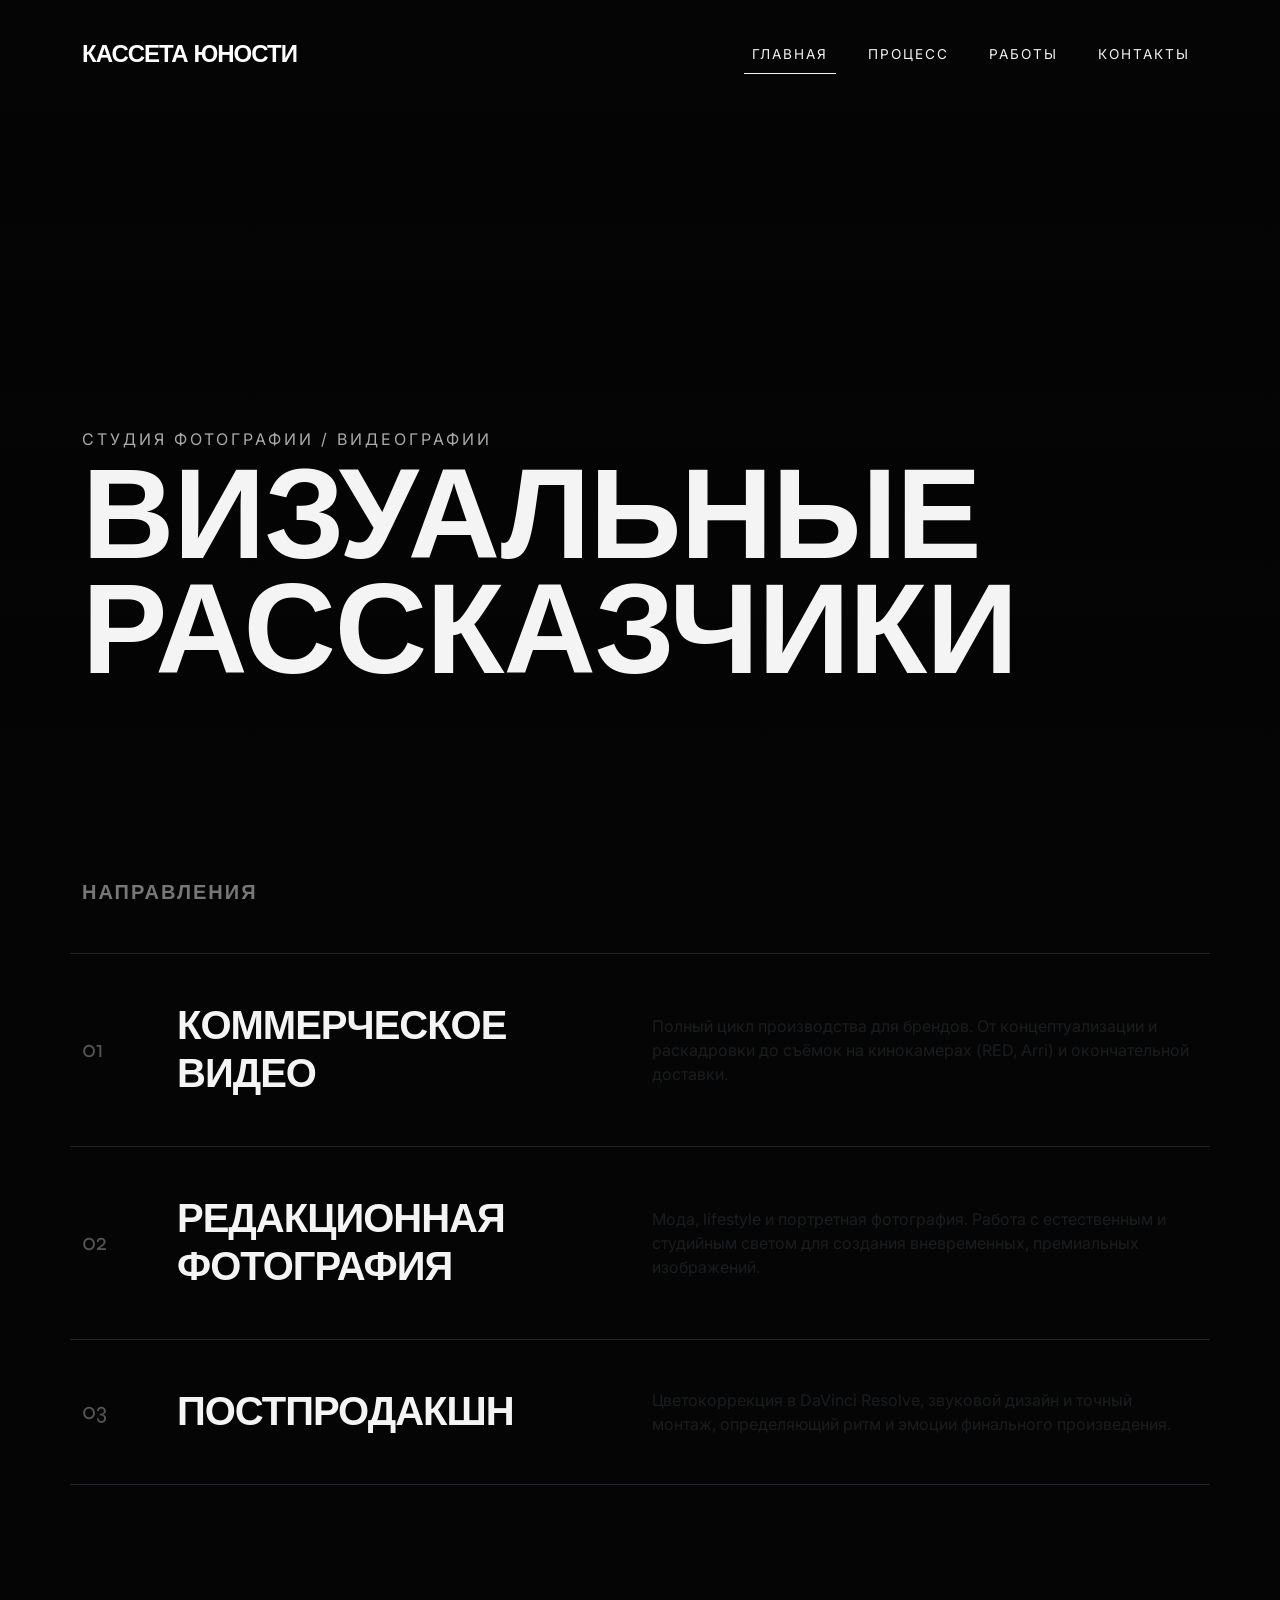
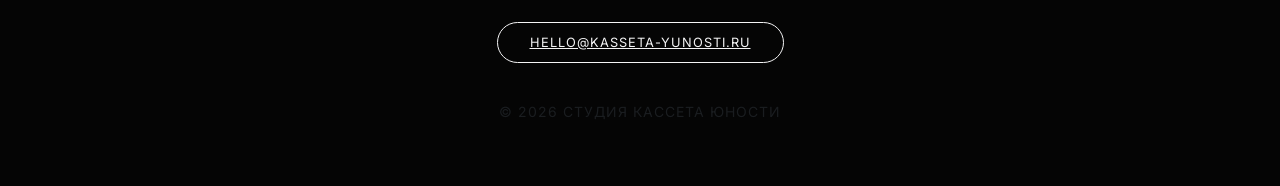
<file: index.html>
<!DOCTYPE html>
<html lang="ru">

<head>
  <meta charset="utf-8">
  <title>Кассета юности - ваш личный фотограф и покорный слуга</title>
  <meta name="viewport" content="width=device-width, initial-scale=1">
  <link rel="icon" href="favicon.ico" type="image/x-icon">
  <link href="https://cdn.jsdelivr.net/npm/bootstrap@5.3.0/dist/css/bootstrap.min.css" rel="stylesheet">
  <link href="https://fonts.googleapis.com/css2?family=Syne:wght@400;700;800&family=Inter:wght@300;400&display=swap"
    rel="stylesheet">
  <link href="css/main.css" rel="stylesheet" type="text/css">
  <style>
    .hero {
      height: 75vh;
      display: flex;
      align-items: flex-end;
      padding-bottom: 5rem;
      background: linear-gradient(rgba(5, 5, 5, 0.2), rgba(5, 5, 5, 1));
    }

    .display-hero {
      font-size:  8rem;
      line-height: 0.9;
      margin-bottom: 1rem;
    }


    .btn-outline-custom {
      border: 1px solid var(--text);
      color: var(--text);
      border-radius: 50px;
      padding: 12px 32px;
      text-transform: uppercase;
      font-size: 0.8rem;
      letter-spacing: 1px;
      transition: all 0.4s cubic-bezier(0.16, 1, 0.3, 1);
    }

    .btn-outline-custom:hover {
      background-color: var(--text);
      color: var(--bg);
    }


    .service-row {
      border-top: 1px solid #222;
      padding: 3rem 0;
      transition: background 0.3s;
      cursor: default;
    }

    .service-row:hover {
      background-color: #0f0f0f;
    }

    .service-number {
      font-family: 'Syne', sans-serif;
      color: var(--accent);
      font-size: 1.5rem;
    }
  </style>
</head>

<body>

  <div class="container">
    <nav class="navbar navbar-expand-lg fade-up">
      <a class="navbar-brand brand-font text-white fs-4" href="index.html">Кассета юности</a>
      <button class="navbar-toggler border-0 filter-invert" type="button" data-bs-toggle="collapse"
        data-bs-target="#mainMenu">
        <span class="navbar-toggler-icon navbar-toggler-icon-inverted"></span>
      </button>
      <div class="collapse navbar-collapse" id="mainMenu">
        <ul class="navbar-nav ms-auto mb-2 mb-lg-0 gap-4">
          <li class="nav-item"><a class="nav-link active" href="index.html">Главная</a></li>
          <li class="nav-item"><a class="nav-link" href="workflow.html">Процесс</a></li>
          <li class="nav-item"><a class="nav-link" href="portfolio.html">Работы</a></li>
          <li class="nav-item"><a class="nav-link" href="contacts.html">Контакты</a></li>
        </ul>
      </div>
    </nav>
  </div>

  <header class="hero fade-up delay-1">
    <div class="container">
      <p class="text-uppercase tracking-wide mb-2 text-tracking-wide">Студия фотографии /
        видеографии</p>
      <h1 class="display-hero">Визуальные<br>рассказчики</h1>
    </div>
  </header>

  <section class="container py-5 my-5 fade-up delay-2">
    <h2 class="mb-5 fs-5 text-uppercase section-title">Направления</h2>

    <div class="service-row row align-items-center">
      <div class="col-1 service-number">01</div>
      <div class="col-md-5">
        <h3 class="mb-0 fs-1">Коммерческое видео</h3>
      </div>
      <div class="col-md-6">
        <p class="text-muted mb-0 font-weight-light">Полный цикл производства для брендов. От концептуализации и
          раскадровки до съёмок на кинокамерах (RED, Arri) и окончательной доставки.</p>
      </div>
    </div>

    <div class="service-row row align-items-center">
      <div class="col-1 service-number">02</div>
      <div class="col-md-5">
        <h3 class="mb-0 fs-1">Редакционная фотография</h3>
      </div>
      <div class="col-md-6">
        <p class="text-muted mb-0 font-weight-light">Мода, lifestyle и портретная фотография. Работа с естественным и
          студийным светом для создания вневременных, премиальных изображений.</p>
      </div>
    </div>

    <div class="service-row row align-items-center border-bottom border-dark">
      <div class="col-1 service-number">03</div>
      <div class="col-md-5">
        <h3 class="mb-0 fs-1">Постпродакшн</h3>
      </div>
      <div class="col-md-6">
        <p class="text-muted mb-0 font-weight-light">Цветокоррекция в DaVinci Resolve, звуковой дизайн и точный монтаж,
          определяющий ритм и эмоции финального произведения.</p>
      </div>
    </div>
  </section>

  <footer class="container py-5  text-center">
    <a href="mailto:hello@kasseta-yunosti.ru" class="btn-outline-custom">hello@kasseta-yunosti.ru</a>
    <p class="mt-5 text-muted small text-uppercase text-tracking-sm">© 2026 Студия Кассета юности</p>
  </footer>

  <script src="https://cdn.jsdelivr.net/npm/bootstrap@5.3.0/dist/js/bootstrap.bundle.min.js"></script>
</body>

</html>
</file>
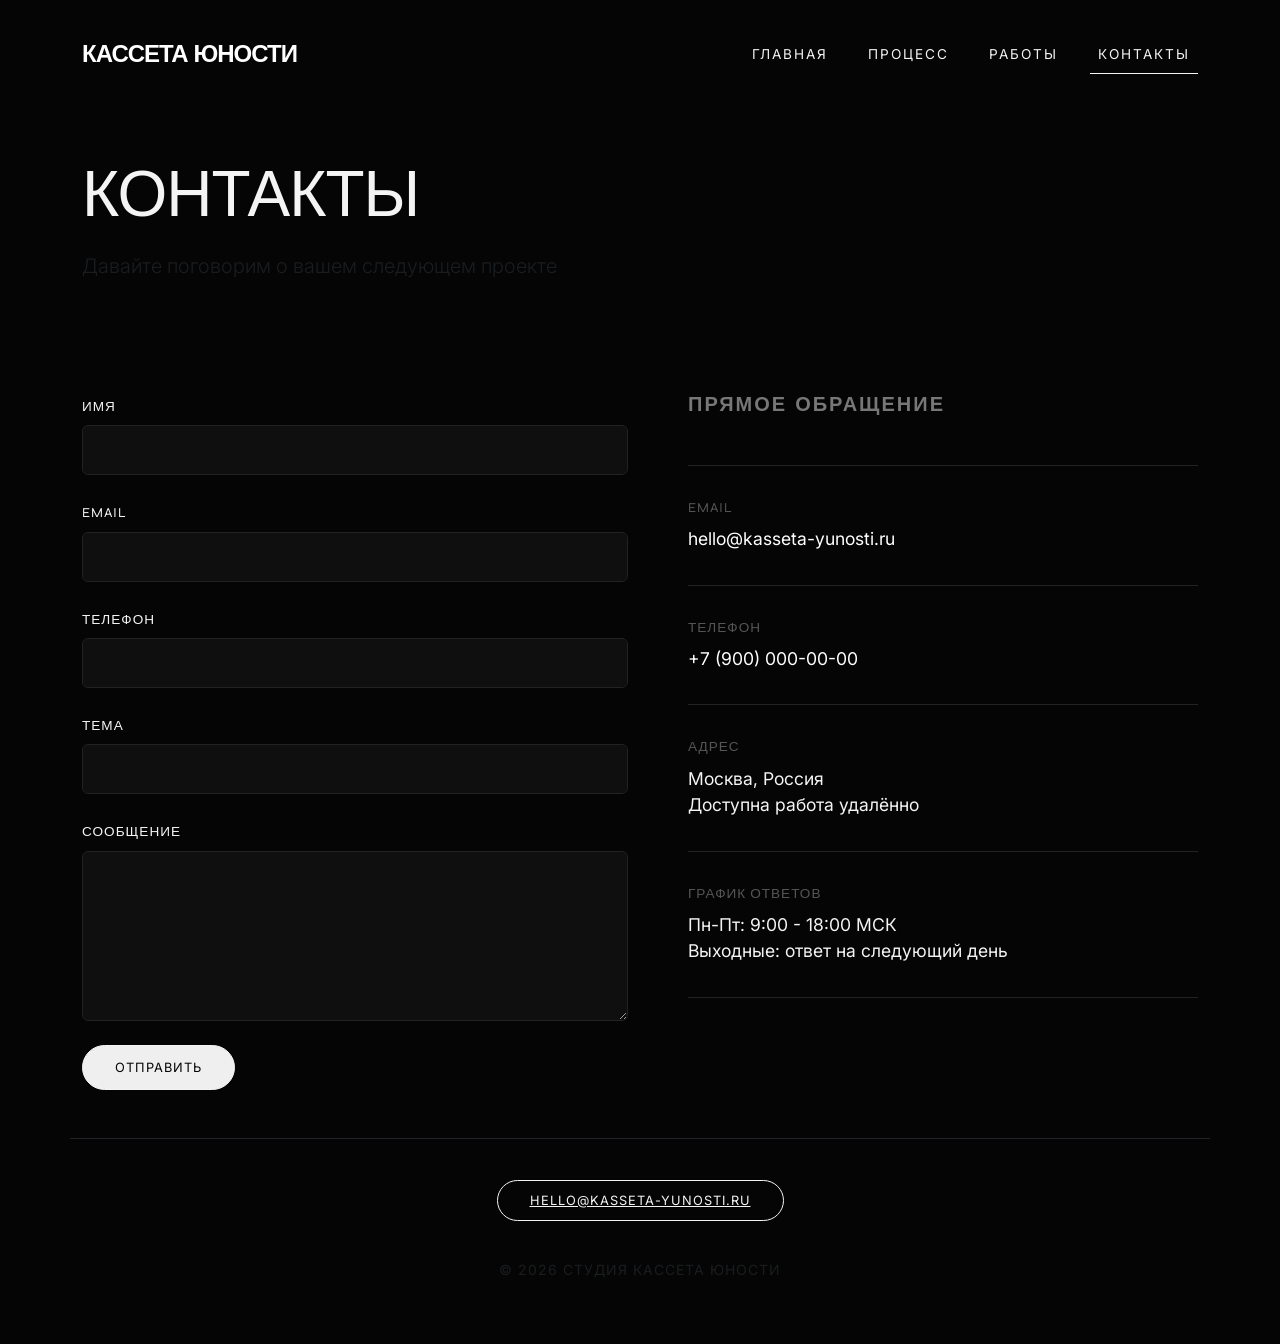
<file: contacts.html>
<!DOCTYPE html>
<html lang="ru">

<head>
    <meta charset="utf-8">
    <title>Кассета юности | Контакты</title>
    <meta name="viewport" content="width=device-width, initial-scale=1">
    <link rel="icon" href="favicon.ico" type="image/x-icon">
    <link href="https://cdn.jsdelivr.net/npm/bootstrap@5.3.0/dist/css/bootstrap.min.css" rel="stylesheet">
    <link href="https://fonts.googleapis.com/css2?family=Syne:wght@400;700;800&family=Inter:wght@300;400&display=swap"
        rel="stylesheet">
    <link href="css/main.css" rel="stylesheet" type="text/css">
</head>


<body>

    <div class="container">
        <nav class="navbar navbar-expand-lg fade-up">
            <a class="navbar-brand brand-font text-white fs-4" href="index.html">Кассета юности</a>
            <button class="navbar-toggler border-0" type="button" data-bs-toggle="collapse" data-bs-target="#mainMenu">
                <span class="navbar-toggler-icon navbar-toggler-icon-inverted"></span>
            </button>
            <div class="collapse navbar-collapse" id="mainMenu">
                <ul class="navbar-nav ms-auto mb-2 mb-lg-0 gap-4">
                    <li class="nav-item"><a class="nav-link" href="index.html">Главная</a></li>
                    <li class="nav-item"><a class="nav-link" href="workflow.html">Процесс</a></li>
                    <li class="nav-item"><a class="nav-link" href="portfolio.html">Работы</a></li>
                    <li class="nav-item"><a class="nav-link active" href="contacts.html">Контакты</a></li>
                </ul>
            </div>
        </nav>
    </div>

    <header class="container py-5">
        <h1 class="display-3 mb-3 fade-up">Контакты</h1>
        <p class="lead text-muted fw-light fade-up delay-1">Давайте поговорим о вашем следующем проекте</p>
    </header>

    <section class="container py-5 fade-up delay-2">
        <div class="row">
            <div class="col-md-6">
                <form id="contactForm" class="needs-validation">
                    <div class="contact-form-group">
                        <label for="name">Имя</label>
                        <input type="text" class="form-control" id="name" name="name" required>
                    </div>

                    <div class="contact-form-group">
                        <label for="email">Email</label>
                        <input type="email" class="form-control" id="email" name="email" required>
                    </div>

                    <div class="contact-form-group">
                        <label for="phone">Телефон</label>
                        <input type="tel" class="form-control" id="phone" name="phone">
                    </div>

                    <div class="contact-form-group">
                        <label for="subject">Тема</label>
                        <input type="text" class="form-control" id="subject" name="subject" required>
                    </div>

                    <div class="contact-form-group">
                        <label for="message">Сообщение</label>
                        <textarea class="form-control" id="message" name="message" rows="6" required></textarea>
                    </div>

                    <button type="submit" class="btn-outline-custom-dark">Отправить</button>
                </form>
            </div>

            <div class="col-md-6 ps-md-5">
                <h2 class="fs-5 text-uppercase section-title mb-5">Прямое обращение</h2>

                <div class="contact-info-item">
                    <div class="contact-info-label">Email</div>
                    <div class="contact-info-value">
                        <a href="mailto:hello@kasseta-yunosti.ru"
                            class="text-white text-decoration-none">hello@kasseta-yunosti.ru</a>
                    </div>
                </div>

                <div class="contact-info-item">
                    <div class="contact-info-label">Телефон</div>
                    <div class="contact-info-value">
                        <a href="tel:+79000000000" class="text-white text-decoration-none">+7 (900) 000-00-00</a>
                    </div>
                </div>

                <div class="contact-info-item">
                    <div class="contact-info-label">Адрес</div>
                    <div class="contact-info-value">
                        Москва, Россия<br>
                        Доступна работа удалённо
                    </div>
                </div>

                <div class="contact-info-item">
                    <div class="contact-info-label">График ответов</div>
                    <div class="contact-info-value">
                        Пн-Пт: 9:00 - 18:00 МСК<br>
                        Выходные: ответ на следующий день
                    </div>
                </div>
            </div>
        </div>
    </section>

    <footer class="container py-5 border-top border-dark text-center">
        <a href="mailto:hello@kasseta-yunosti.ru" class="btn-outline-custom">hello@kasseta-yunosti.ru</a>
        <p class="mt-5 text-muted small text-uppercase text-tracking-sm">© 2026 Студия Кассета юности</p>
    </footer>

    <script src="https://cdn.jsdelivr.net/npm/bootstrap@5.3.0/dist/js/bootstrap.bundle.min.js"></script>
    <script>
        document.getElementById('contactForm').addEventListener('submit', function (e) {
            e.preventDefault();

            const formData = {
                name: document.getElementById('name').value,
                email: document.getElementById('email').value,
                phone: document.getElementById('phone').value,
                subject: document.getElementById('subject').value,
                message: document.getElementById('message').value
            };


            console.log('Форма отправлена:', formData);


            alert('Спасибо за ваше сообщение! Мы свяжемся с вами в ближайшее время.');
            this.reset();
        });
    </script>
</body>

</html>
</file>
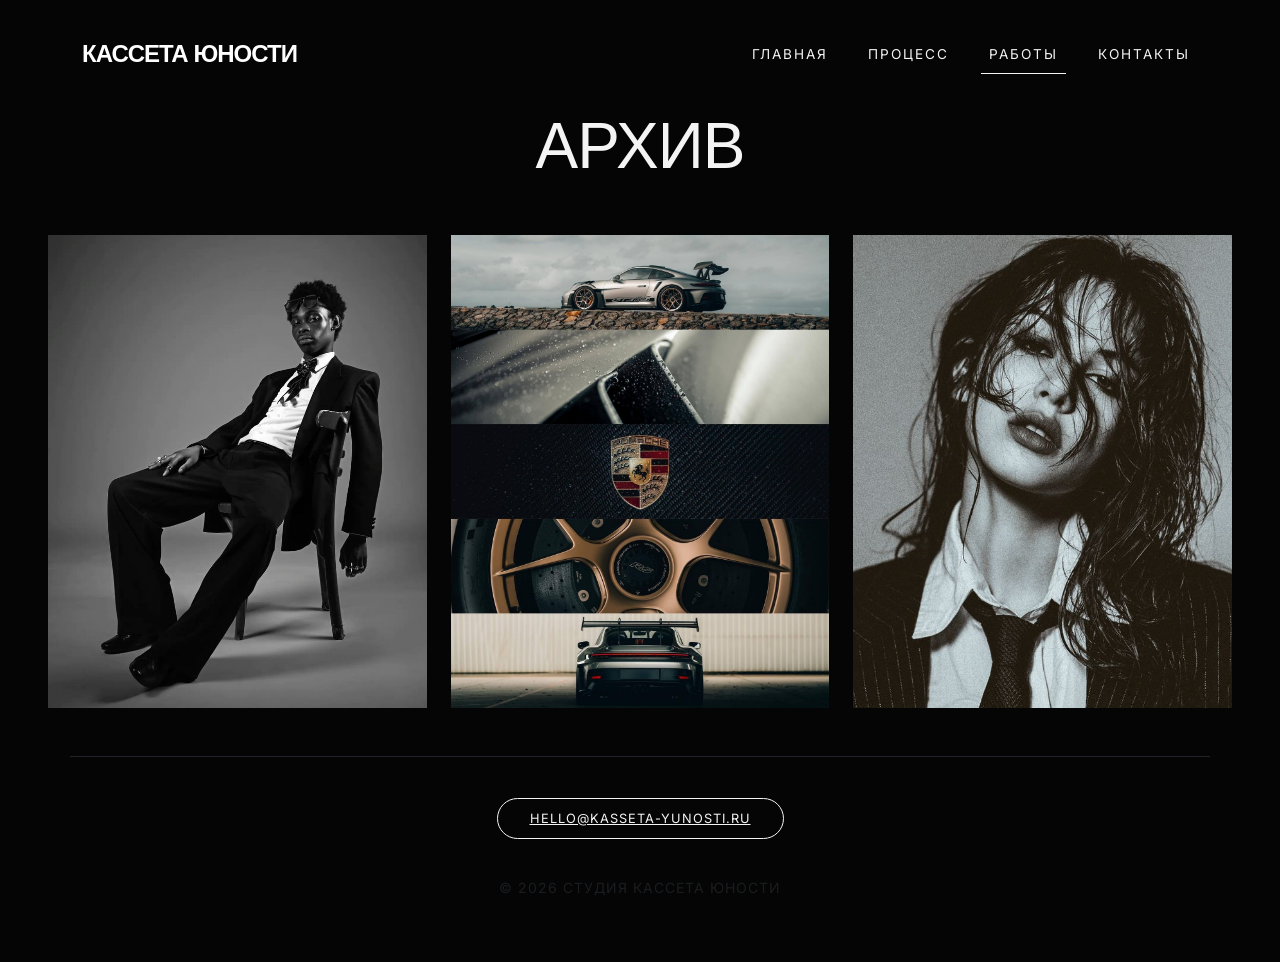
<file: portfolio.html>
<!DOCTYPE html>
<html lang="ru">

<head>
  <meta charset="utf-8">
  <title>Кассета юности | Портфолио</title>
  <meta name="viewport" content="width=device-width, initial-scale=1">
  <link rel="icon" href="favicon.ico" type="image/x-icon">
  <link href="https://cdn.jsdelivr.net/npm/bootstrap@5.3.0/dist/css/bootstrap.min.css" rel="stylesheet">
  <link href="https://fonts.googleapis.com/css2?family=Syne:wght@400;700;800&family=Inter:wght@300;400&display=swap"
    rel="stylesheet">
  <link rel="stylesheet" href="https://cdn.jsdelivr.net/npm/@fancyapps/ui@5.0/dist/fancybox/fancybox.css">
  <link href="css/main.css" rel="stylesheet" type="text/css">
  <style>
    .project-card {
      position: relative;
      overflow: hidden;
      cursor: pointer;
      aspect-ratio: 4/5;
    }

    .project-card img {
      width: 100%;
      height: 100%;
      object-fit: cover;
      transition: transform 0.8s cubic-bezier(0.16, 1, 0.3, 1), filter 0.8s;
    }

    .project-overlay {
      position: absolute;
      inset: 0;
      background: rgba(0, 0, 0, 0.6);
      display: flex;
      flex-direction: column;
      justify-content: center;
      align-items: center;
      opacity: 0;
      transition: opacity 0.5s;
      text-align: center;
    }

    .project-card:hover img {
      transform: scale(1.05);
      filter: blur(2px);
    }

    .project-card:hover .project-overlay {
      opacity: 1;
    }


    .modal-backdrop.show {
      opacity: 0.95;
      background-color: #000;
    }

    .modal-content {
      background: transparent;
      border: none;
      border-radius: 0;
    }

    .modal-header {
      border-bottom: none;
      padding: 1rem 0;
    }

    .btn-close-white {
      filter: invert(1) grayscale(100%) brightness(200%);
      opacity: 0.8;
    }


    .gallery-grid {
      display: grid;
      grid-template-columns: repeat(auto-fill, minmax(150px, 1fr));
      gap: 1rem;
      padding: 2rem;
    }

    .gallery-item {
      cursor: pointer;
      overflow: hidden;
      aspect-ratio: 1;
      transition: transform 0.3s;
    }

    .gallery-item img {
      width: 100%;
      height: 100%;
      object-fit: cover;
      transition: transform 0.3s;
    }

    .gallery-item:hover img {
      transform: scale(1.1);
    }


    .person-item {
      padding: 2rem;
      border-bottom: 1px solid #222;
      cursor: pointer;
      transition: background 0.3s;
    }

    .person-item:last-child {
      border-bottom: none;
    }

    .person-item:hover {
      background-color: #0f0f0f;
    }

    .person-item h5 {
      margin: 0;
      color: #f4f4f5;
      font-family: 'Syne', sans-serif;
    }

    .person-item p {
      margin: 0.5rem 0 0 0;
      color: #aaa;
      font-size: 0.9rem;
    }


    .fancybox__backdrop {
      position: fixed;
      top: 0;
      left: 0;
      bottom: 0;
      right: 0;
      background: rgba(5, 5, 5, 0.95) !important;
      opacity: 0.95 !important;
      will-change: opacity;
    }

    .fancybox__container {
      z-index: 9999 !important;
    }

    .fancybox__content {
      z-index: 10000 !important;
      position: relative;
    }


    .modal-backdrop {
      z-index: 1040;
    }
  </style>
</head>

<body>

  <div class="container">
    <nav class="navbar navbar-expand-lg fade-up">
      <a class="navbar-brand brand-font text-white fs-4" href="index.html">Кассета юности</a>
      <button class="navbar-toggler border-0" type="button" data-bs-toggle="collapse" data-bs-target="#mainMenu">
        <span class="navbar-toggler-icon navbar-toggler-icon-inverted"></span>
      </button>
      <div class="collapse navbar-collapse" id="mainMenu">
        <ul class="navbar-nav ms-auto mb-2 mb-lg-0 gap-4">
          <li class="nav-item"><a class="nav-link" href="index.html">Главная</a></li>
          <li class="nav-item"><a class="nav-link" href="workflow.html">Процесс</a></li>
          <li class="nav-item"><a class="nav-link active" href="portfolio.html">Работы</a></li>
          <li class="nav-item"><a class="nav-link" href="contacts.html">Контакты</a></li>
        </ul>
      </div>
    </nav>
  </div>

  <div class="container-fluid px-md-5 mb-5 fade-up fade-up-delay">
    <h1 class="display-3 mb-5 text-center">Архив</h1>

    <div class="row g-4">

      <div class="col-md-6 col-lg-4">
        <div class="project-card" data-bs-toggle="modal" data-bs-target="#photoModal">
          <img
            src="images/v1.jpg"
            alt="Editorial">
          <div class="project-overlay">
            <h3 class="fs-4">VOGUE Редакция</h3>
            <p class="small text-uppercase tracking-wide text-uppercase-small">Фото-сет</p>
          </div>
        </div>
      </div>


      <div class="col-md-6 col-lg-4">
        <div class="project-card" data-bs-toggle="modal" data-bs-target="#videoModal">
          <img
            src="images/porshe.jpg"
            alt="Commercial">
          <div class="project-overlay">
            <h3 class="fs-4">Кампания Porsche</h3>
            <p class="small text-uppercase tracking-wide text-uppercase-small">Видеошот</p>
          </div>
        </div>
      </div>


      <div class="col-md-6 col-lg-4">
        <div class="project-card" data-bs-toggle="modal" data-bs-target="#portraitSelectModal">
          <img
            src="images/p1.jpg"
            alt="Portrait">
          <div class="project-overlay">
            <h3 class="fs-4">Портреты</h3>
            <p class="small text-uppercase tracking-wide text-uppercase-small">Фото-сет</p>
          </div>
        </div>
      </div>
    </div>
  </div>


  <div class="modal fade" id="photoModal" tabindex="-1" aria-hidden="true">
    <div class="modal-dialog modal-lg modal-dialog-centered modal-dialog-wide">
      <div class="modal-content">
        <div class="modal-header d-flex justify-content-between align-items-center">
          <h5 class="modal-title font-monospace text-uppercase text-muted small text-uppercase-small">VOGUE
            Редакция</h5>
          <button type="button" class="btn-close btn-close-white" data-bs-dismiss="modal" aria-label="Close"></button>
        </div>
        <div class="modal-body p-0">
          <div class="gallery-grid">
            <div class="gallery-item">
              <a href="images/v1.jpg"
                data-fancybox="vogue-gallery" data-caption="VOGUE 01">
                <img
                  src="images/v1.jpg"
                  alt="VOGUE 01">
              </a>
            </div>
            <div class="gallery-item">
              <a href="images/v2.jpg"
                data-fancybox="vogue-gallery" data-caption="VOGUE 02">
                <img
                  src="images/v2.jpg"
                  alt="VOGUE 02">
              </a>
            </div>
            <div class="gallery-item">
              <a href="images/v3.jpg"
                data-fancybox="vogue-gallery" data-caption="VOGUE 03">
                <img
                  src="images/v3.jpg"
                  alt="VOGUE 03">
              </a>
            </div>
          </div>
        </div>
      </div>
    </div>
  </div>


  <div class="modal fade" id="portraitSelectModal" tabindex="-1" aria-hidden="true">
    <div class="modal-dialog modal-lg modal-dialog-centered">
      <div class="modal-content">
        <div class="modal-header d-flex justify-content-between align-items-center">
          <h5 class="modal-title font-monospace text-uppercase text-muted small text-uppercase-small">Портреты -
            Выбор модели</h5>
          <button type="button" class="btn-close btn-close-white" data-bs-dismiss="modal" aria-label="Close"></button>
        </div>
        <div class="modal-body p-0">
          <div id="portraitsList" class="list-unstyled-custom">
            <div class="person-item" data-bs-toggle="modal" data-bs-target="#portraitAnastasiahModal"
              data-bs-dismiss="modal">
              <h5>Анастасия</h5>
              <p>01.06.2026</p>
            </div>
            <div class="person-item" data-bs-toggle="modal" data-bs-target="#portraitAndreyModal"
              data-bs-dismiss="modal">
              <h5>Андрей</h5>
              <p>05.03.2026</p>
            </div>
          </div>
        </div>
      </div>
    </div>
  </div>


  <div class="modal fade" id="portraitAnastasiahModal" tabindex="-1" aria-hidden="true">
    <div class="modal-dialog modal-lg modal-dialog-centered modal-dialog-wide">
      <div class="modal-content">
        <div class="modal-header d-flex justify-content-between align-items-center">
          <h5 class="modal-title font-monospace text-uppercase text-muted small text-uppercase-small">Анастасия
          </h5>
          <button type="button" class="btn-close btn-close-white" data-bs-dismiss="modal" aria-label="Close"></button>
        </div>
        <div class="modal-body p-0">
          <div class="gallery-grid">
            <div class="gallery-item">
              <a href="images/p1.jpg"
                data-fancybox="anastasia-gallery" data-caption="Анастасия 01">
                <img
                  src="images/p1.jpg"
                  alt="Анастасия 01">
              </a>
            </div>
            <div class="gallery-item">
              <a href="images/p2.jpg"
                data-fancybox="anastasia-gallery" data-caption="Анастасия 02">
                <img
                  src="images/p2.jpg"
                  alt="Анастасия 02">
              </a>
            </div>
            <div class="gallery-item">
              <a href="images/p3.jpg"
                data-fancybox="anastasia-gallery" data-caption="Анастасия 03">
                <img
                  src="images/p3.jpg"
                  alt="Анастасия 03">
              </a>
            </div>
          </div>
        </div>
      </div>
    </div>
  </div>


  <div class="modal fade" id="portraitAndreyModal" tabindex="-1" aria-hidden="true">
    <div class="modal-dialog modal-lg modal-dialog-centered modal-dialog-wide">
      <div class="modal-content">
        <div class="modal-header d-flex justify-content-between align-items-center">
          <h5 class="modal-title font-monospace text-uppercase text-muted small text-uppercase-small">Андрей
          </h5>
          <button type="button" class="btn-close btn-close-white" data-bs-dismiss="modal" aria-label="Close"></button>
        </div>
        <div class="modal-body p-0">
          <div class="gallery-grid">
            <div class="gallery-item">
              <a href="images/pm1.jpg"
                data-fancybox="andrey-gallery" data-caption="Андрей 01">
                <img
                  src="images/pm1.jpg"
                  alt="Андрей 01">
              </a>
            </div>
            <div class="gallery-item">
              <a href="images/pm2.jpg"  
                data-fancybox="andrey-gallery" data-caption="Андрей 02">
                <img
                  src="images/pm2.jpg"
                  alt="Андрей 02">
              </a>
            </div>
            <div class="gallery-item">
              <a href="images/pm3.jpg"
                data-fancybox="andrey-gallery" data-caption="Андрей 03">
                <img
                  src="images/pm3.jpg"
                  alt="Андрей 03">
              </a>
            </div>
            <div class="gallery-item">
              <a href="images/pm4.jpg"
                data-fancybox="andrey-gallery" data-caption="Андрей 04">
                <img
                  src="images/pm4.jpg"
                  alt="Андрей 04">
              </a>
            </div>
          </div>
        </div>
      </div>
    </div>
  </div>


  <div class="modal fade" id="videoModal" tabindex="-1" aria-hidden="true">
    <div class="modal-dialog modal-xl modal-dialog-centered">
      <div class="modal-content">
        <div class="modal-header d-flex justify-content-between align-items-center">
          <h5 class="modal-title font-monospace text-uppercase text-muted small text-uppercase-small">Видеоплеер
          </h5>
          <button type="button" class="btn-close btn-close-white" data-bs-dismiss="modal" aria-label="Close"></button>
        </div>
        <div class="modal-body p-0">
          <div class="ratio ratio-16x9">

           <iframe width="720" height="405" src="https://rutube.ru/play/embed/4dedf5503d6e24510137a4f564b7b72b/" style="border: none;" allow="clipboard-write; autoplay" allowFullScreen></iframe>
          </div>
        </div>
      </div>
    </div>
  </div>
  <footer class="container py-5 border-top border-dark text-center">
    <a href="mailto:hello@kasseta-yunosti.ru" class="btn-outline-custom">hello@kasseta-yunosti.ru</a>
    <p class="mt-5 text-muted small text-uppercase text-tracking-sm">© 2026 Студия Кассета юности</p>
  </footer>
  <script src="https://cdn.jsdelivr.net/npm/bootstrap@5.3.0/dist/js/bootstrap.bundle.min.js"></script>
  <script src="https://cdn.jsdelivr.net/npm/@fancyapps/ui@5.0/dist/fancybox/fancybox.umd.js"></script>

  <script>
    Fancybox.bind('[data-fancybox]');
  </script>
</body>

</html>
</file>
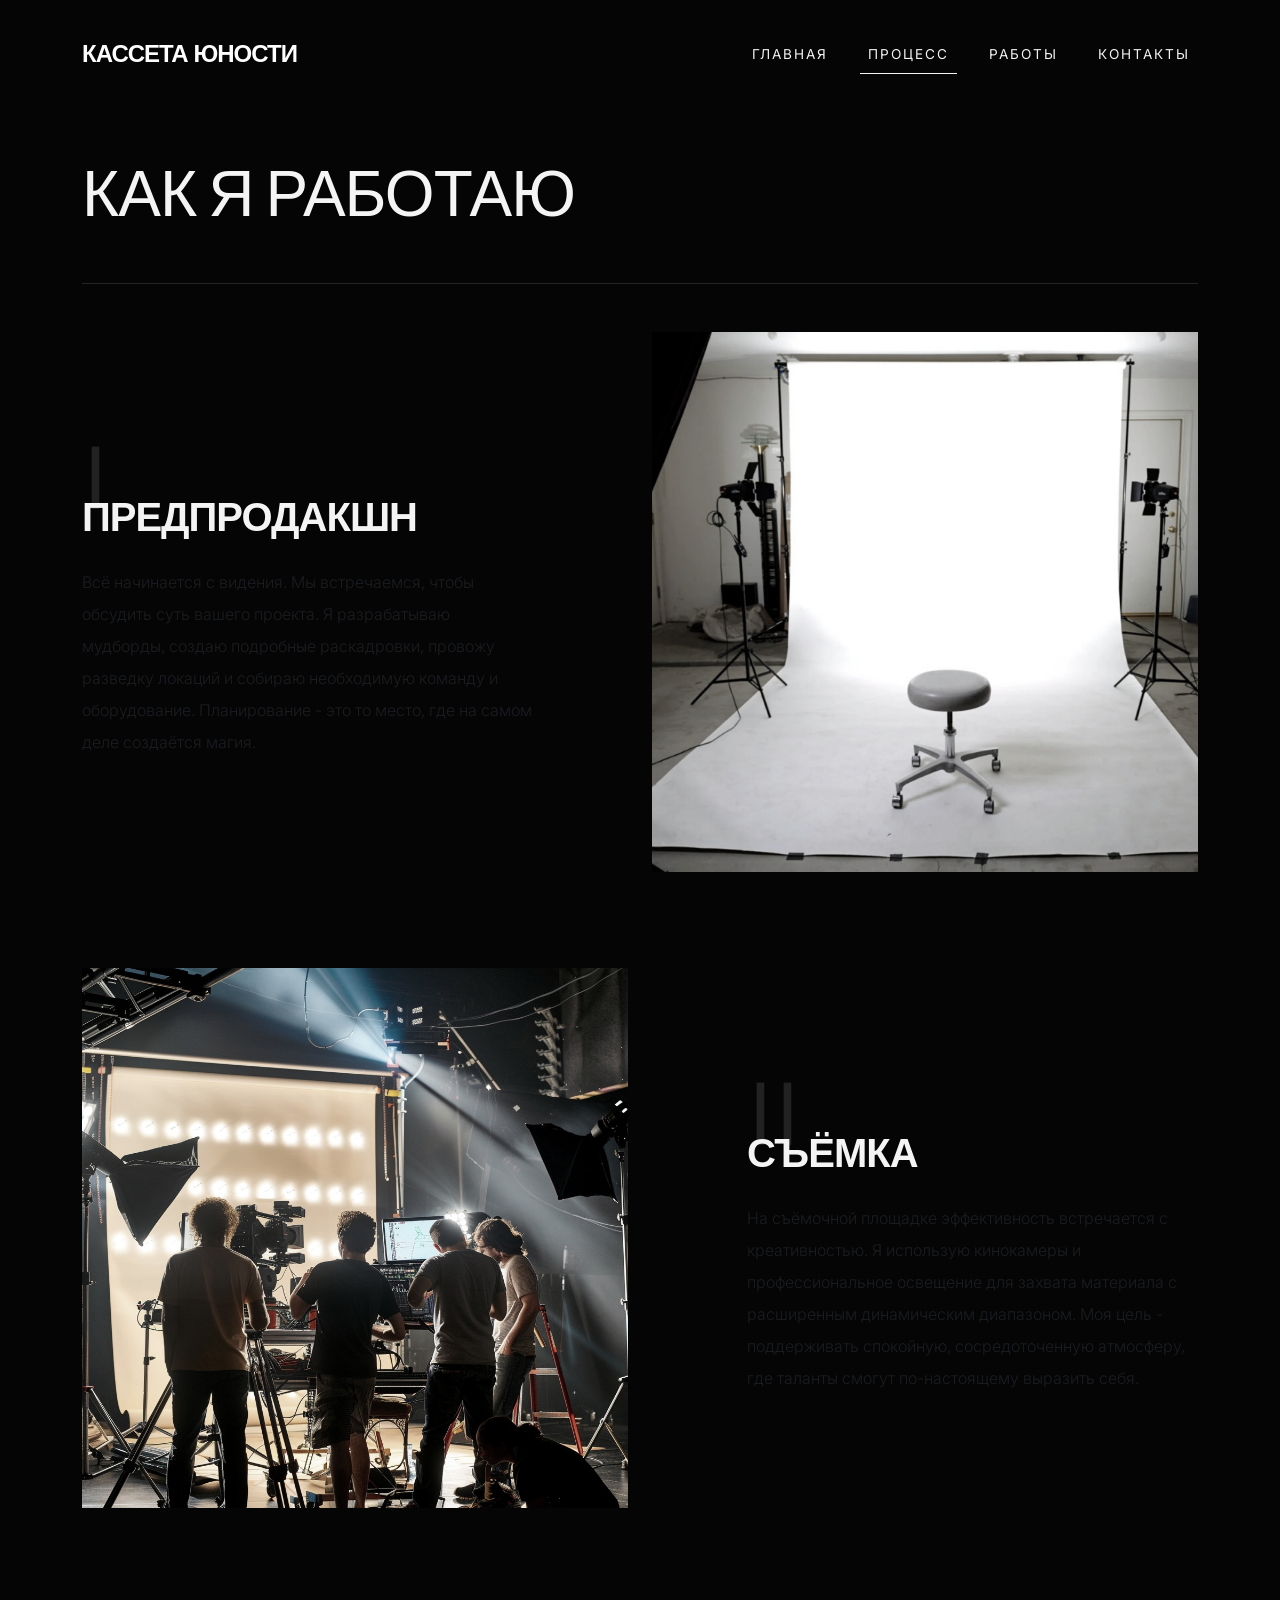
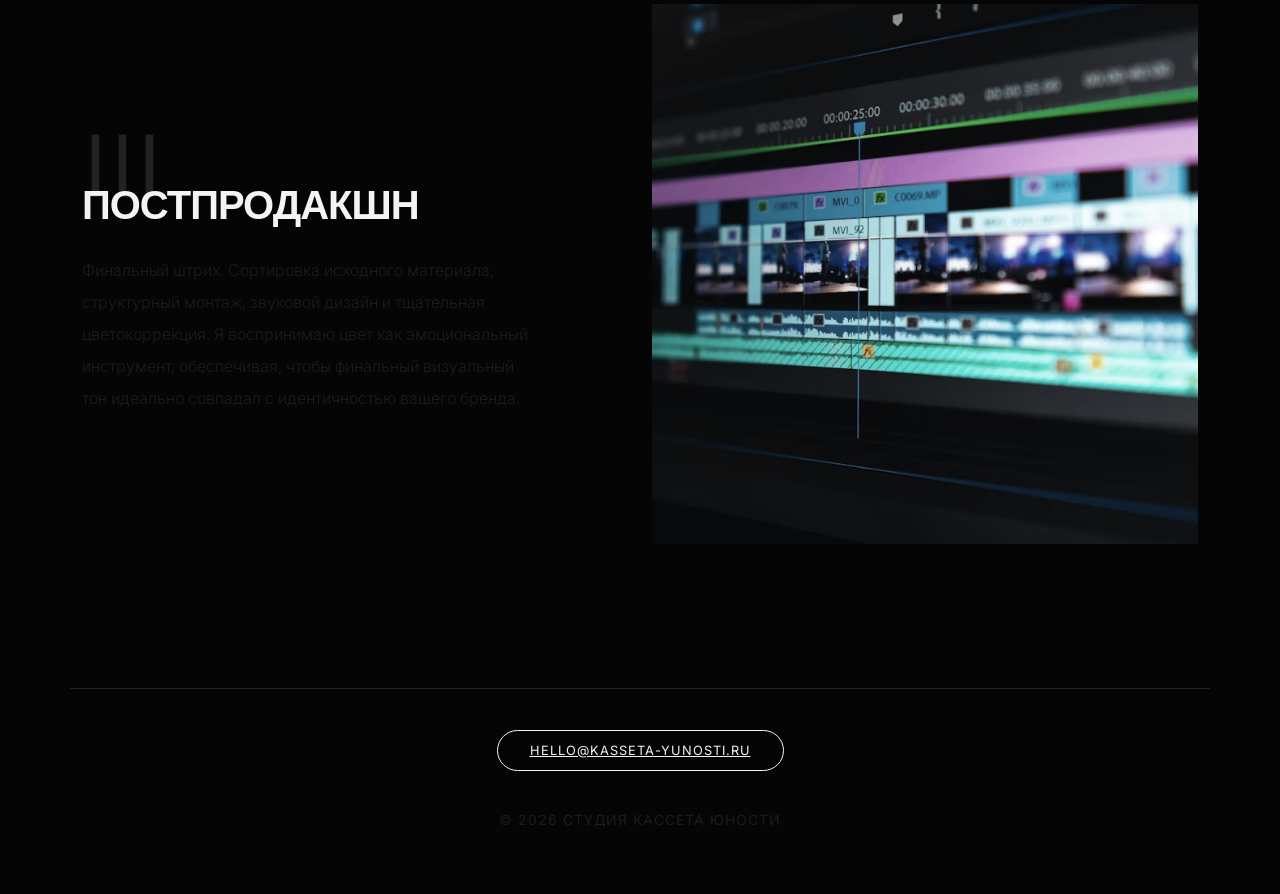
<file: workflow.html>
<!DOCTYPE html>
<html lang="ru">

<head>
  <meta charset="utf-8">
  <title>Кассета юности | Процесс</title>
  <meta name="viewport" content="width=device-width, initial-scale=1">
  <link rel="icon" href="favicon.ico" type="image/x-icon">
  <link href="https://cdn.jsdelivr.net/npm/bootstrap@5.3.0/dist/css/bootstrap.min.css" rel="stylesheet">
  <link href="https://fonts.googleapis.com/css2?family=Syne:wght@400;700;800&family=Inter:wght@300;400&display=swap"
    rel="stylesheet">
  <link href="css/main.css" rel="stylesheet" type="text/css">
  <style>
    .process-img {
      width: 100%;
      height: 60vh;
      object-fit: cover;
      filter: grayscale(50%);
    }

    .step-number {
      font-size: 6rem;
      font-family: 'Syne', sans-serif;
      line-height: 1;
      color: #222;
      margin-bottom: -2rem;
      position: relative;
      z-index: -1;
    }
  </style>
</head>

<body>

  <div class="container">
    <nav class="navbar navbar-expand-lg fade-up">
      <a class="navbar-brand brand-font text-white fs-4" href="index.html">Кассета юности</a>
      <button class="navbar-toggler border-0" type="button" data-bs-toggle="collapse" data-bs-target="#mainMenu">
        <span class="navbar-toggler-icon navbar-toggler-icon-inverted"></span>
      </button>
      <div class="collapse navbar-collapse" id="mainMenu">
        <ul class="navbar-nav ms-auto mb-2 mb-lg-0 gap-4">
          <li class="nav-item"><a class="nav-link" href="index.html">Главная</a></li>
          <li class="nav-item"><a class="nav-link active" href="workflow.html">Процесс</a></li>
          <li class="nav-item"><a class="nav-link" href="portfolio.html">Работы</a></li>
          <li class="nav-item"><a class="nav-link" href="contacts.html">Контакты</a></li>
        </ul>
      </div>
    </nav>
  </div>

  <div class="container py-5 fade-up delay-1">
    <h1 class="display-3 mb-5 pb-5 border-bottom border-dark">Как я работаю</h1>

    <div class="row align-items-center mb-5 pb-5">
      <div class="col-md-5 order-2 order-md-1">
        <div class="step-number">I</div>
        <h2 class="fs-1 mb-4">Предпродакшн</h2>
        <p class="text-muted fw-light lh-lg">Всё начинается с видения. Мы встречаемся, чтобы обсудить суть вашего
          проекта. Я разрабатываю мудборды, создаю подробные раскадровки, провожу разведку локаций и собираю необходимую
          команду и оборудование. Планирование - это то место, где на самом деле создаётся магия.</p>
      </div>
      <div class="col-md-6 offset-md-1 order-1 order-md-2 mb-4 mb-md-0">
        <img src="images/preprod.webp" alt="Prep" class="process-img">
      </div>
    </div>

    <div class="row align-items-center mb-5 pb-5">
      <div class="col-md-6 mb-4 mb-md-0">
        <img src="images/shoot.jpg" alt="Shoot" class="process-img">
      </div>
      <div class="col-md-5 offset-md-1">
        <div class="step-number">II</div>
        <h2 class="fs-1 mb-4">Съёмка</h2>
        <p class="text-muted fw-light lh-lg">На съёмочной площадке эффективность встречается с креативностью. Я
          использую кинокамеры и профессиональное освещение для захвата материала с расширенным динамическим диапазоном.
          Моя цель - поддерживать спокойную, сосредоточенную атмосферу, где таланты смогут по-настоящему выразить себя.
        </p>
      </div>
    </div>

    <div class="row align-items-center mb-5 pb-5">
      <div class="col-md-5 order-2 order-md-1">
        <div class="step-number">III</div>
        <h2 class="fs-1 mb-4">Постпродакшн</h2>
        <p class="text-muted fw-light lh-lg">Финальный штрих. Сортировка исходного материала, структурный монтаж,
          звуковой дизайн и тщательная цветокоррекция. Я воспринимаю цвет как эмоциональный инструмент, обеспечивая,
          чтобы финальный визуальный тон идеально совпадал с идентичностью вашего бренда.</p>
      </div>
      <div class="col-md-6 offset-md-1 order-1 order-md-2 mb-4 mb-md-0">
        <img src="images/postprod.avif" alt="Edit" class="process-img">
      </div>
    </div>
  </div>
  <footer class="container py-5 border-top border-dark text-center">
    <a href="mailto:hello@kasseta-yunosti.ru" class="btn-outline-custom">hello@kasseta-yunosti.ru</a>
    <p class="mt-5 text-muted small text-uppercase text-tracking-sm">© 2026 Студия Кассета юности</p>
  </footer>
  <script src="https://cdn.jsdelivr.net/npm/bootstrap@5.3.0/dist/js/bootstrap.bundle.min.js"></script>
</body>

</html>
</file>
<file: css/main.css>
:root {
            --bg: #050505;
            --text: #f4f4f5;
            --accent: #555;
        }

        body {
            font-family: 'Inter', sans-serif;
            background-color: var(--bg);
            color: var(--text);
            overflow-x: hidden;
        }

        h1,
        h2,
        h3,
        .brand-font {
            font-family: 'Syne', sans-serif;
            font-weight: 800;
            text-transform: uppercase;
            letter-spacing: -1px;
        }

        .navbar {
            padding: 2rem 0;
        }

        .nav-link {
            color: var(--text) !important;
            font-size: 0.85rem;
            text-transform: uppercase;
            letter-spacing: 2px;
            transition: opacity 0.3s;
        }

        .nav-link:hover {
            opacity: 0.5;
        }

        .nav-link.active {
            border-bottom: 1px solid var(--text);
        }

        .btn-outline-custom,
        .btn-outline-custom-dark {
            border: 1px solid var(--text);
            color: var(--text);
            border-radius: 50px;
            padding: 12px 32px;
            text-transform: uppercase;
            font-size: 0.8rem;
            letter-spacing: 1px;
            transition: all 0.4s cubic-bezier(0.16, 1, 0.3, 1);
        }

        .btn-outline-custom-dark {
            color: var(--bg);
        }

        .btn-outline-custom:hover {
            background-color: var(--text);
            color: var(--bg);
        }

        .btn-outline-custom-dark:hover {
            background-color: var(--text);
            color: var(--bg);
        }

        .navbar-toggler-icon-inverted {
            filter: invert(1);
        }

        .text-tracking-wide {
            letter-spacing: 3px;
            color: #aaa;
        }

        .section-title {
            letter-spacing: 2px;
            color: #777;
        }

        .text-uppercase-small {
            letter-spacing: 2px;
        }

        .text-tracking-sm {
            letter-spacing: 1px;
        }

        .modal-dialog-wide {
            max-width: 90%;
        }

        .list-unstyled-custom {
            list-style: none;
            padding: 0;
            margin: 0;
        }

        .iframe-fullsize {
            position: absolute;
            top: 0;
            left: 0;
            width: 100%;
            height: 100%;
        }

        .fade-up-delay {
            animation-delay: 0.2s;
        }


        .contact-section {
            min-height: 60vh;
            display: flex;
            flex-direction: column;
            justify-content: center;
        }

        .contact-form-group {
            margin-bottom: 1.5rem;
        }

        .contact-form-group label {
            font-family: 'Syne', sans-serif;
            text-transform: uppercase;
            font-size: 0.85rem;
            letter-spacing: 1px;
            margin-bottom: 0.5rem;
            color: var(--text);
        }

        .contact-form-group input,
        .contact-form-group textarea {
            background-color: #0f0f0f;
            border: 1px solid #222;
            color: var(--text);
            font-family: 'Inter', sans-serif;
            padding: 0.75rem;
            transition: border 0.3s;
        }

        .contact-form-group input:focus,
        .contact-form-group textarea:focus {
            background-color: #0f0f0f;
            border-color: var(--accent);
            outline: none;
            color: var(--text);
        }

        .contact-info-item {
            padding: 2rem 0;
            border-top: 1px solid #222;
        }

        .contact-info-item:last-child {
            border-bottom: 1px solid #222;
        }

        .contact-info-label {
            font-family: 'Syne', sans-serif;
            text-transform: uppercase;
            font-size: 0.85rem;
            letter-spacing: 1px;
            color: var(--accent);
            margin-bottom: 0.5rem;
        }

        .contact-info-value {
            font-size: 1.1rem;
            color: var(--text);
        }

        .fade-up {
            animation: fadeUp 1.2s cubic-bezier(0.16, 1, 0.3, 1) forwards;
            opacity: 0;
            transform: translateY(40px);
        }

        .delay-1 {
            animation-delay: 0.2s;
        }

        .delay-2 {
            animation-delay: 0.4s;
        }

        @keyframes fadeUp {
            to {
                opacity: 1;
                transform: translateY(0);
            }
        }
</file>
